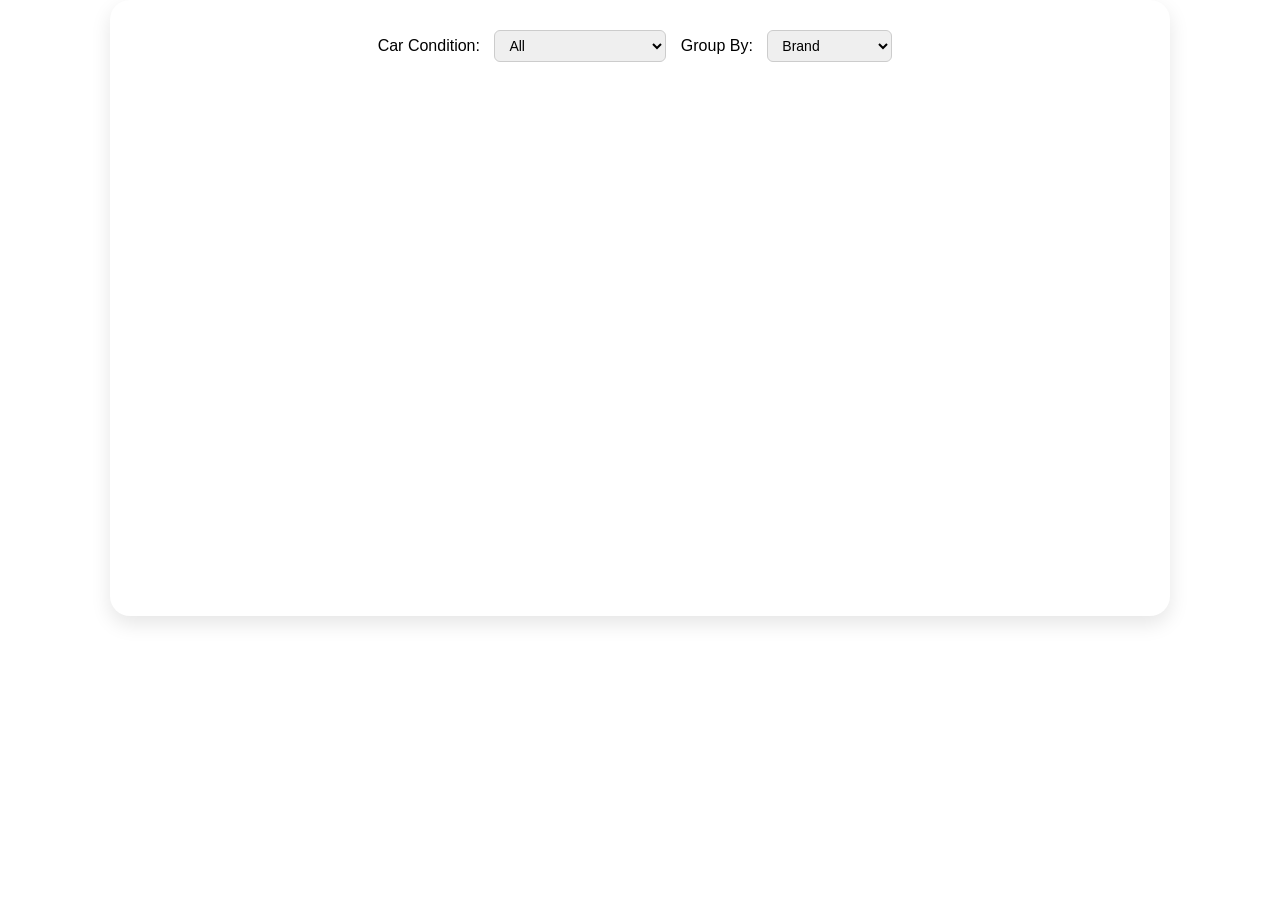
<file: visualizations/d3_barplot.html>
<!DOCTYPE html>
<html lang="en">
<head>
  <meta charset="UTF-8">
  <title>D3 Bar Chart – Car Price Analysis</title>
  <meta name="viewport" content="width=device-width, initial-scale=1.0">
  <script src="https://d3js.org/d3.v7.min.js"></script>

  <style>
    html, body {
      margin: 0;
      padding: 0;
      background-color: white !important; 
      font-family: Arial, sans-serif;
    }

    #chart-wrapper {
      background-color: white;
      padding: 30px;
      border-radius: 20px;
      box-shadow: 0 8px 20px rgba(0, 0, 0, 0.1);
      max-width: 1000px;
      margin: auto;
    }

    h2 {
      text-align: center;
      color: #5a2d82;
      margin-bottom: 20px;
    }

    .bar {
      fill: steelblue;
    }

    .bar:hover {
      fill: orange;
    }

    .axis-label {
      font-size: 14px;
    }

    .tooltip {
      position: absolute;
      background: rgba(0, 0, 0, 0.7);
      color: white;
      padding: 6px 8px;
      border-radius: 6px;
      font-size: 12px;
      visibility: hidden;
      pointer-events: none;
    }

    #controls {
      margin-bottom: 20px;
      text-align: center;
    }

    select {
      font-size: 14px;
      padding: 6px 10px;
      margin: 0 10px;
      border-radius: 6px;
      border: 1px solid #ccc;
    }
  </style>
</head>
<body>
  <div id="chart-wrapper">

    <div id="controls">
      <label for="condition">Car Condition:</label>
      <select id="condition">
        <option value="all">All</option>
        <option value="newer">Newer (≤5 years old)</option>
        <option value="older">Older (>5 years old)</option>
      </select>

      <label for="feature">Group By:</label>
      <select id="feature">
        <option value="Brand">Brand</option>
        <option value="Model">Model</option>
        <option value="Year">Year</option>
        <option value="Transmission">Transmission</option>
        <option value="Fuel_Type">Fuel Type</option>
        <option value="Engine_Size">Engine Size</option>
        <option value="Doors">Doors</option>
        <option value="Owner_Count">Owner Count</option>
      </select>
    </div>

    <svg width="900" height="500"></svg>
  </div>

  <div class="tooltip"></div>

  <script src="../d3/d3_barplot.js"></script>
</body>
</html>
</file>
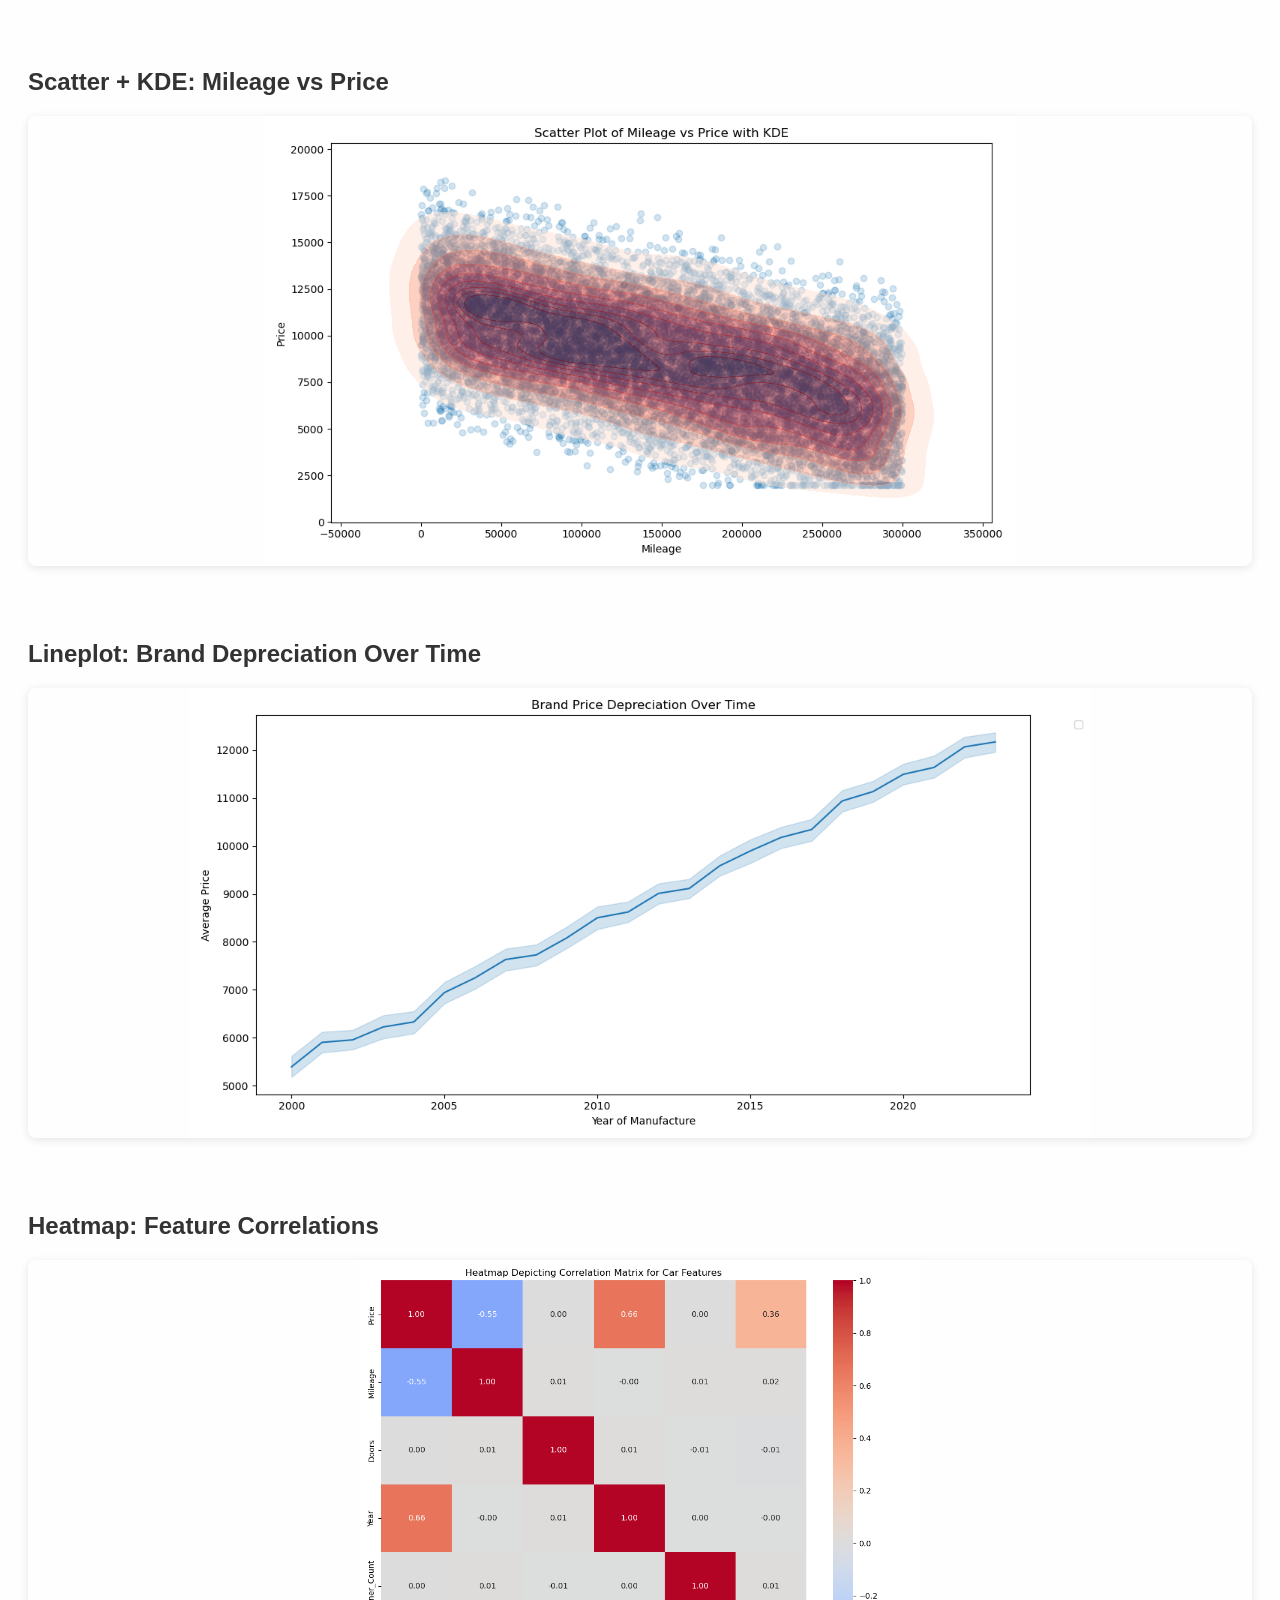
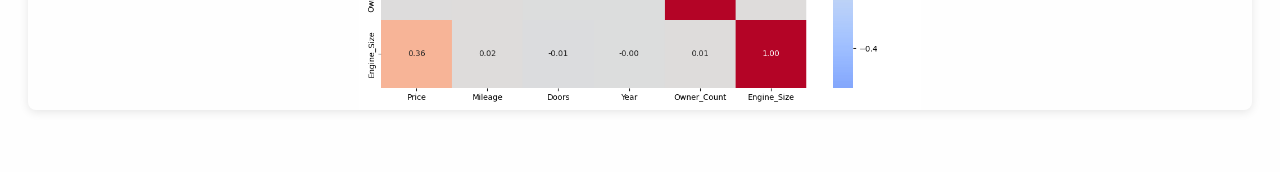
<file: visualizations/matplotlib_static.html>
<!DOCTYPE html>
<html lang="en">
<head>
    <meta charset="UTF-8">
    <title>Matplotlib Static Visualizations</title>
    <style>
        body {
            font-family: Arial, sans-serif;
            padding: 20px;
            background-color: #fefefe;
        }

        h2 {
            margin-top: 40px;
            color: #333;
        }

        img {
            width: 100%;
            max-height: 450px;
            object-fit: contain;
            border-radius: 8px;
            box-shadow: 0 2px 10px rgba(0,0,0,0.1);
            margin-bottom: 30px;
        }
    </style>
</head>
<body>

    <h2>Scatter + KDE: Mileage vs Price</h2>
    <img src="images/plot1.png" alt="Scatter KDE">

    <h2>Lineplot: Brand Depreciation Over Time</h2>
    <img src="images/plot2.png" alt="Lineplot Brand">

    <h2>Heatmap: Feature Correlations</h2>
    <img src="images/plot3.png" alt="Correlation Heatmap">

</body>
</html>
</file>
